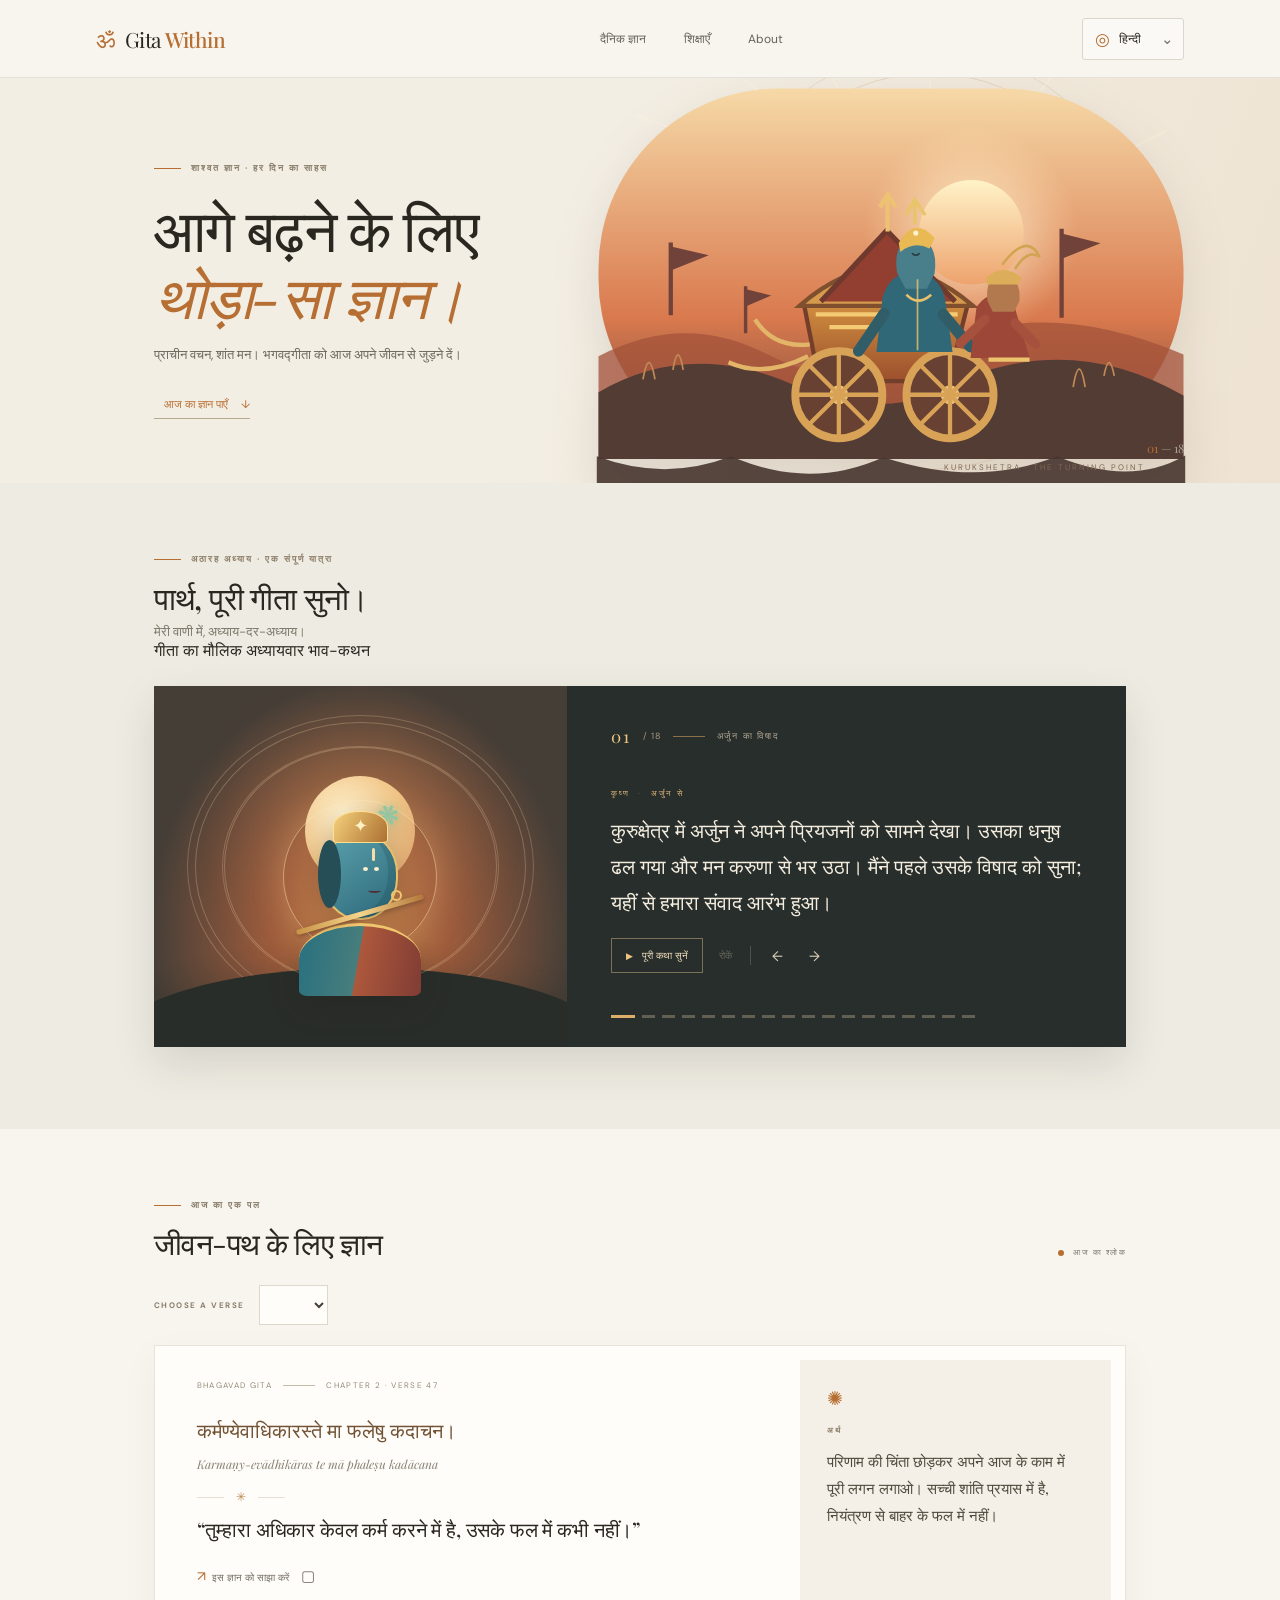
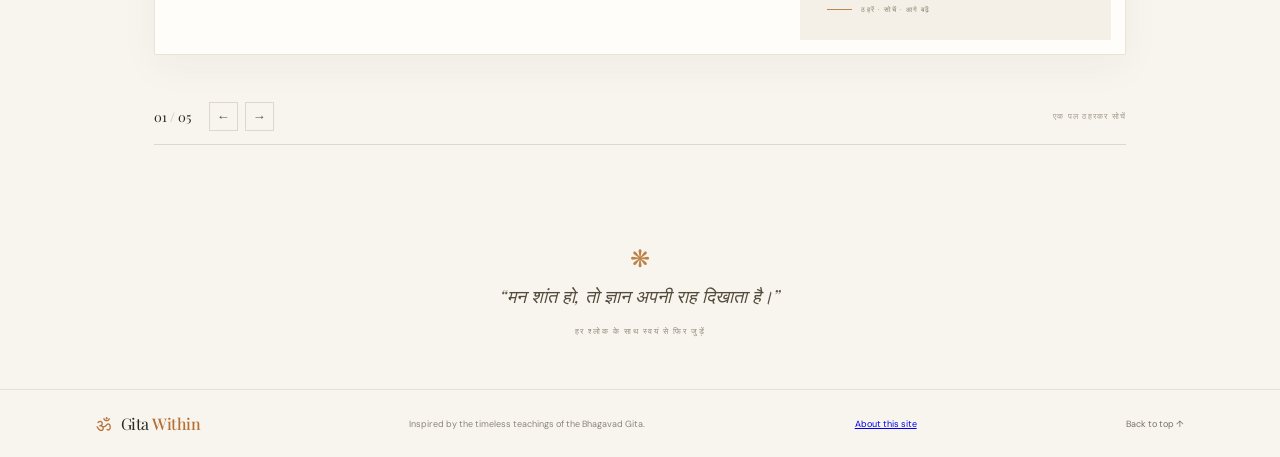
<file: index.html>
<!doctype html>
<html lang="en">
<head>
  <meta charset="utf-8">
  <meta name="viewport" content="width=device-width, initial-scale=1">
  <meta name="theme-color" content="#f8f4ec">
  <meta name="description" content="Find timeless Bhagavad Gita wisdom and its meaning in five Indian languages.">
  <title>Gita Within — Wisdom for your day</title>
  <link rel="preconnect" href="https://fonts.googleapis.com">
  <link rel="preconnect" href="https://fonts.gstatic.com" crossorigin>
  <link href="https://fonts.googleapis.com/css2?family=DM+Sans:wght@400;500;600;700&family=Playfair+Display:wght@500;600;700&display=swap" rel="stylesheet">
  <link rel="stylesheet" href="styles.css">
  <link rel="stylesheet" href="story.css">
</head>
<body>
  <header class="topbar">
    <a class="brand" href="#home" aria-label="Gita Within home"><span class="brand-mark">ॐ</span><span>Gita <b>Within</b></span></a>
    <nav aria-label="Main navigation"><a id="nav-wisdom" href="#wisdom">Daily wisdom</a><a id="nav-teachings" href="#teachings">Teachings</a><a href="about.html">About</a></nav>
    <label class="language-control"><span class="globe" aria-hidden="true">◎</span><span class="sr-only">Choose language</span><select id="language-select" aria-label="Choose your language"><option value="hi">हिन्दी</option><option value="bn">বাংলা</option><option value="ta">தமிழ்</option><option value="te">తెలుగు</option><option value="mr">मराठी</option></select><span class="chevron">⌄</span></label>
  </header>
  <main id="home">
    <section class="hero" aria-labelledby="hero-title">
      <div class="hero-copy"><div class="eyebrow"><span class="eyebrow-line"></span><span id="hero-eyebrow">TIMELESS WISDOM · EVERYDAY COURAGE</span></div><h1 id="hero-title">A little wisdom<br>for the <em>way forward.</em></h1><p id="hero-description">Ancient words. A clearer mind. Let the Bhagavad Gita meet you wherever you are today.</p><a class="hero-link" href="#wisdom"><span id="hero-cta">Find today’s wisdom</span> <span>↓</span></a></div>
      <div class="hero-art" aria-hidden="true">
        <svg class="battle-scene" viewBox="0 0 760 520" role="img" aria-label="An illustrated scene of Krishna guiding Arjuna's chariot on the battlefield">
          <defs><linearGradient id="sky" x2="0" y2="1"><stop stop-color="#f6d9a7"/><stop offset=".62" stop-color="#d9794e"/><stop offset="1" stop-color="#664339"/></linearGradient><linearGradient id="sunrise" x2="0" y2="1"><stop stop-color="#fff3c8"/><stop offset="1" stop-color="#eea36e"/></linearGradient><linearGradient id="cloth" x2="0" y2="1"><stop stop-color="#e2a345"/><stop offset="1" stop-color="#9c502d"/></linearGradient><radialGradient id="glow"><stop stop-color="#fff8dd" stop-opacity=".85"/><stop offset="1" stop-color="#ffe7bc" stop-opacity="0"/></radialGradient></defs>
          <circle cx="425" cy="235" r="218" fill="none" stroke="#bc8653" stroke-opacity=".25"/><circle cx="425" cy="235" r="245" fill="none" stroke="#bc8653" stroke-opacity=".22"/>
          <path class="rays" d="M426 190 80 66m349 141L185 5m250 212L296 0m138 220L424 0m7 212L568 20m-137 204L702 84" stroke="#fff1d5" stroke-opacity=".32" stroke-width="2"/>
          <rect x="38" y="35" width="684" height="433" rx="210" fill="url(#sky)"/><circle cx="474" cy="203" r="125" fill="url(#glow)"/><circle cx="474" cy="203" r="61" fill="url(#sunrise)"/>
          <path d="M38 348q100-53 198-2t190-7q129-64 296 7v122H38z" fill="#a5533a" opacity=".76"/><path d="M38 390q105-61 225-10t208-8q128-49 251 22v74H38z" fill="#533c34"/>
          <g class="distant-flags" fill="#70423a"><path d="M120 300v-85h5v85zm4-80 43 10-43 17zm453 83v-104h5v104zm5-98 43 11-43 17zM208 321v-55h4v55zm4-51 28 7-28 12z"/><path d="M90 375q7-39 14 0m21-11q6-35 12 0m456 20q7-42 14 0m22-13q6-31 12 0" stroke="#c08a57" stroke-width="2" fill="none"/></g>
          <!-- chariot -->
          <g class="chariot">
            <path d="M278 286q87-63 192 0l-23 91H296z" fill="url(#cloth)" stroke="#733e2a" stroke-width="5"/><path d="M273 289q100-88 203 0z" fill="#d69a4d" stroke="#80502e" stroke-width="5"/><path d="m298 284 77-83 80 83" fill="#923f31" stroke="#6f392e" stroke-width="6"/><path d="M376 202v-40m-9 12 9-15 10 15" stroke="#edc273" stroke-width="5" fill="none"/><path d="M292 299h166m-150 15h134" stroke="#f4cb74" stroke-width="5"/>
            <circle cx="319" cy="393" r="51" fill="#684133" stroke="#d9a357" stroke-width="9"/><circle cx="319" cy="393" r="11" fill="#e9c178"/><path d="M319 345v96m-48-48h96m-82-34 68 68m0-68-68 68" stroke="#d9a357" stroke-width="5"/>
            <circle cx="449" cy="393" r="51" fill="#684133" stroke="#d9a357" stroke-width="9"/><circle cx="449" cy="393" r="11" fill="#e9c178"/><path d="M449 345v96m-48-48h96m-82-34 68 68m0-68-68 68" stroke="#d9a357" stroke-width="5"/>
            <path d="M285 334q-42 5-64-29m62 43q-52 26-93 7" fill="none" stroke="#e3b568" stroke-width="5"/>
          </g>
          <!-- Krishna, the charioteer -->
          <g class="krishna-figure">
            <path d="M370 280q8-29 35-31 31 2 38 31l9 63h-89z" fill="#316877"/><path d="m372 298-30 44m99-43 32 38" stroke="#315d68" stroke-width="13" stroke-linecap="round"/><path d="M387 250q-5-37 20-41 29 3 24 42l-9 18h-25z" fill="#487f8a"/><path d="M389 216q18-33 42-6l-6 12q-18-9-34 4z" fill="#e9b954"/><circle cx="409" cy="204" r="3" fill="#fff2ce"/><path d="M408 194v-27m-11 16 11-18 12 18" fill="none" stroke="#e8c56b" stroke-width="4"/>
            <path d="M398 276q13 14 29 0" fill="none" stroke="#e8bf6b" stroke-width="3"/><path d="M411 258v83" stroke="#e8c56b" stroke-width="2" opacity=".8"/><path class="krishna-mouth" d="M405 228q4 4 8 0" fill="none" stroke="#263e40" stroke-width="1.7" stroke-linecap="round"/>
          </g>
          <!-- Arjuna listening -->
          <g class="arjuna-figure"><path d="M480 290q19-25 43-5l19 65h-69z" fill="#9c4737"/><path d="m490 305-29 28m64-24 24 25" stroke="#a5513e" stroke-width="11" stroke-linecap="round"/><path d="M493 284q-4-29 17-32 23 3 20 32l-6 12h-25z" fill="#b2784e"/><path d="M491 256q20-18 42 0l-4 8h-37z" fill="#ddae59"/><path d="M494 352h48" stroke="#edc36d" stroke-width="5"/><path d="M510 241q29-39 44-9-14-10-29 14" fill="none" stroke="#d0a451" stroke-width="3"/></g>
          <path d="M36 465q80 30 157 0 92 40 178 1 111 36 203-1 86 36 150-1v34H36z" fill="#47362f" opacity=".9"/>
        </svg>
        <div class="art-caption">KURUKSHETRA · THE TURNING POINT</div>
      </div>
      <div class="hero-number" aria-hidden="true">01 <span>— 18</span></div>
    </section>
    <section class="story-section" id="krishna-story" aria-labelledby="story-title">
      <div class="story-heading"><div class="eyebrow"><span class="eyebrow-line"></span><span id="story-eyebrow">A STORY FROM THE BATTLEFIELD</span></div><h2 id="story-title">Let me tell you, Arjuna.</h2><p id="story-intro">In my own voice, a moment at a time.</p><span id="story-adapted" class="story-adapted">AN ADAPTED RETELLING INSPIRED BY THE GITA</span></div>
      <div class="story-card">
        <div class="story-art" aria-hidden="true"><div class="story-orbit orbit-a"></div><div class="story-orbit orbit-b"></div><div class="story-sun"></div><div class="krishna-avatar"><span class="avatar-aura"></span><span class="avatar-peacock">❋</span><span class="avatar-crown">✦</span><span class="avatar-face"><i class="avatar-eye"></i><b class="avatar-tilak"></b><i class="avatar-mouth"></i><i class="avatar-earring"></i></span><span class="avatar-shoulders"></span><span class="avatar-flute"></span></div><div class="story-land"></div><span class="story-chariot-mark">❋</span></div>
        <div class="story-content"><div class="story-step"><span id="story-step-count">01</span><span id="story-total" class="story-total">/ 18</span><span class="story-step-line"></span><span id="story-chapter">BEFORE THE BATTLE</span></div><div id="story-speaker" class="story-speaker">KRISHNA <span>·</span> TO ARJUNA</div><p id="story-text" class="story-text"></p><div class="story-controls"><button id="story-play" type="button"><span id="story-play-icon" aria-hidden="true">▶</span><span id="story-play-label">Listen to Krishna</span></button><button id="story-stop" type="button" disabled>Stop</button><span class="story-control-divider"></span><button id="story-prev" type="button" aria-label="Previous story chapter">←</button><button id="story-next" type="button" aria-label="Next story chapter">→</button></div><span id="voice-status" class="voice-status" aria-live="polite"></span><div class="story-progress" id="story-progress" aria-label="Story progress"></div></div>
      </div>
    </section>
    <section id="wisdom" class="daily-section">
      <div class="section-heading"><div><div class="eyebrow"><span class="eyebrow-line"></span><span id="daily-eyebrow">YOUR DAILY PAUSE</span></div><h2 id="daily-title">Five verses for today</h2></div><div class="date-chip"><span class="date-dot"></span><span id="today-label">TODAY · 5 VERSES</span></div></div>
      <label class="quote-picker"><span id="quote-picker-label">CHOOSE A VERSE</span><select id="quote-selector" aria-label="Choose a Bhagavad Gita verse"></select></label>
      <article class="quote-card" aria-live="polite">
        <div class="quote-left"><div class="chapter-label"><span>BHAGAVAD GITA</span><span class="chapter-rule"></span><span id="verse-ref">CHAPTER 2 · VERSE 47</span></div><div class="sanskrit" id="sanskrit-text" lang="sa"></div><div class="transliteration" id="transliteration"></div><div class="quote-divider"><span>✳</span></div><blockquote id="quote-text"></blockquote><div class="quote-actions"><button id="share-button" class="share-button" type="button"><span aria-hidden="true">↗</span><span id="share-label">Share this wisdom</span></button><button id="copy-button" class="copy-button" type="button" aria-label="Copy quote" title="Copy quote">▢</button><span id="copy-status" class="sr-only" aria-live="polite"></span></div></div>
        <aside class="meaning-panel"><span class="meaning-icon" aria-hidden="true">✺</span><div class="meaning-label" id="meaning-label">THE MEANING</div><p id="meaning-text"></p><div class="meaning-foot"><span class="foot-rule"></span><span>REFLECT · RESET · RISE</span></div></aside>
      </article>
      <div id="daily-quotes-grid" class="daily-quotes-grid" aria-label="Today’s five Bhagavad Gita verses"></div>
      <div class="quote-navigation"><span id="verse-count">01 <i>/</i> 05</span><div class="nav-buttons"><button id="prev-button" type="button" aria-label="Previous verse">←</button><button id="next-button" type="button" aria-label="Next verse">→</button></div><span class="nav-hint">TAKE A MOMENT TO REFLECT</span></div>
    </section>
    <section id="teachings" class="closing"><div class="closing-symbol" aria-hidden="true">❋</div><p id="closing-quote">“When the mind is still, wisdom finds its voice.”</p><span id="closing-caption">RETURN TO YOURSELF, ONE VERSE AT A TIME</span></section>
  </main>
  <footer><a class="brand footer-brand" href="#home"><span class="brand-mark">ॐ</span><span>Gita <b>Within</b></span></a><span>Inspired by the timeless teachings of the Bhagavad Gita.</span><a href="about.html">About this site</a><a href="#home">Back to top ↑</a></footer>
  <script src="app.js"></script>
  <script src="story.js"></script>
  <script src="gita-full.js"></script>
  <script src="daily.js"></script>
</body>
</html>
</file>
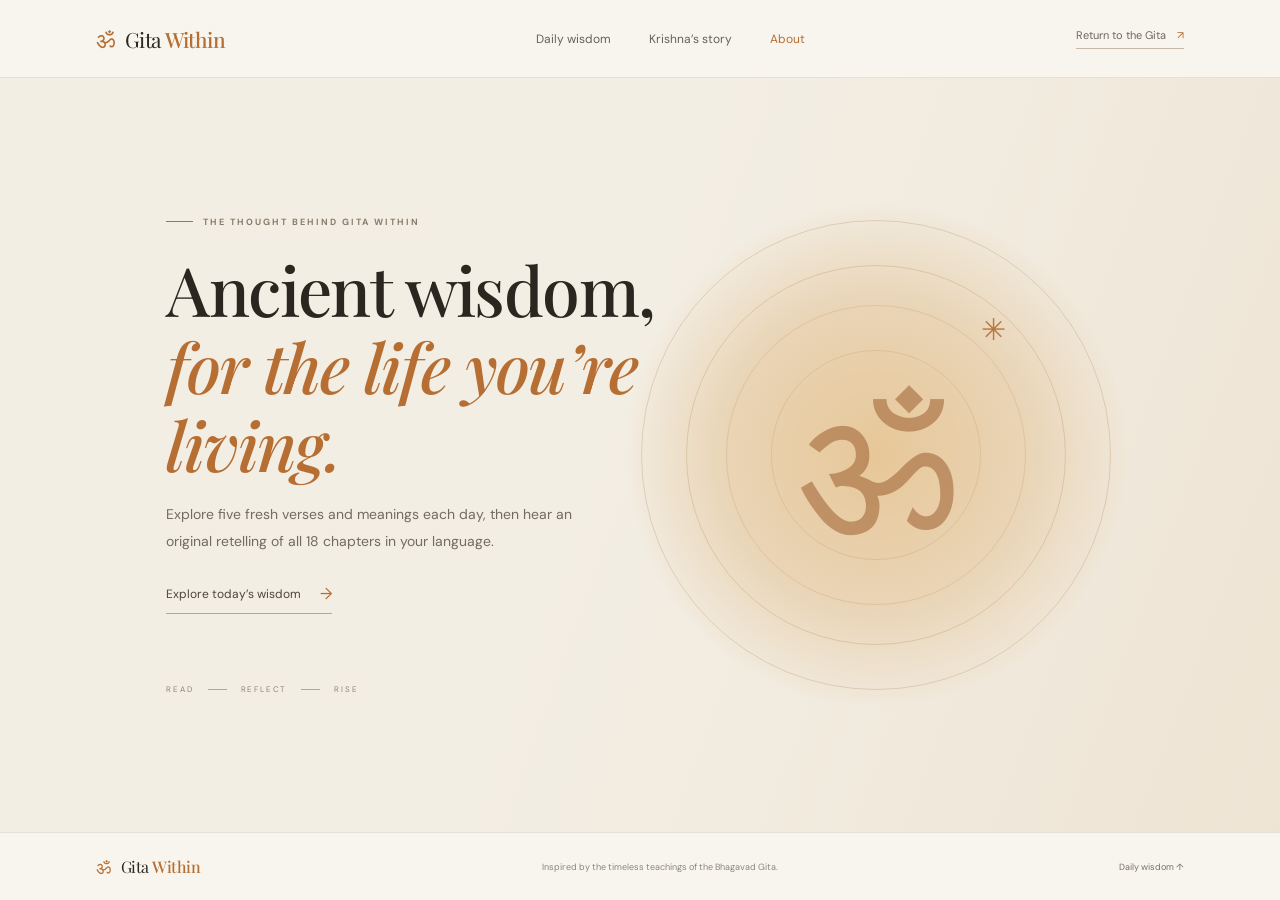
<file: about.html>
<!doctype html>
<html lang="en">
<head>
  <meta charset="utf-8">
  <meta name="viewport" content="width=device-width, initial-scale=1">
  <meta name="theme-color" content="#f8f4ec">
  <meta name="description" content="About Gita Within, a quiet place for Bhagavad Gita wisdom in five Indian languages.">
  <title>About — Gita Within</title>
  <link rel="preconnect" href="https://fonts.googleapis.com">
  <link rel="preconnect" href="https://fonts.gstatic.com" crossorigin>
  <link href="https://fonts.googleapis.com/css2?family=DM+Sans:wght@400;500;600;700&family=Playfair+Display:wght@500;600;700&display=swap" rel="stylesheet">
  <link rel="stylesheet" href="styles.css">
  <link rel="stylesheet" href="story.css">
  <link rel="stylesheet" href="about.css">
</head>
<body class="about-page">
  <header class="topbar">
    <a class="brand" href="index.html" aria-label="Gita Within home"><span class="brand-mark">ॐ</span><span>Gita <b>Within</b></span></a>
    <nav aria-label="Main navigation"><a href="index.html#wisdom">Daily wisdom</a><a href="index.html#krishna-story">Krishna’s story</a><a class="current-page" href="about.html" aria-current="page">About</a></nav>
    <a class="about-home-link" href="index.html">Return to the Gita <span aria-hidden="true">↗</span></a>
  </header>
  <main class="about-main">
    <div class="about-art" aria-hidden="true"><div class="about-art-ring ring-one"></div><div class="about-art-ring ring-two"></div><span>ॐ</span><i>✳</i></div>
    <section class="about-copy" aria-labelledby="about-title">
      <div class="eyebrow"><span class="eyebrow-line"></span>THE THOUGHT BEHIND GITA WITHIN</div>
      <h1 id="about-title">Ancient wisdom,<br><em>for the life you’re living.</em></h1>
      <p>Explore five fresh verses and meanings each day, then hear an original retelling of all 18 chapters in your language.</p>
      <a class="about-cta" href="index.html#wisdom">Explore today’s wisdom <span aria-hidden="true">→</span></a>
      <div class="about-values"><span>READ</span><i></i><span>REFLECT</span><i></i><span>RISE</span></div>
    </section>
  </main>
  <footer><a class="brand footer-brand" href="index.html"><span class="brand-mark">ॐ</span><span>Gita <b>Within</b></span></a><span>Inspired by the timeless teachings of the Bhagavad Gita.</span><a href="index.html#wisdom">Daily wisdom ↑</a></footer>
</body>
</html>
</file>
<file: styles.css>
:root{--paper:#f8f5ef;--ink:#29271f;--muted:#77746c;--saffron:#b66e32;--line:#ded8cc;--serif:'Playfair Display',Georgia,serif;--sans:'DM Sans',Arial,sans-serif}*{box-sizing:border-box}html{scroll-behavior:smooth}body{margin:0;background:var(--paper);color:var(--ink);font-family:var(--sans);-webkit-font-smoothing:antialiased}.topbar{height:78px;border-bottom:1px solid rgba(54,48,37,.1);padding:0 7.5%;display:flex;align-items:center;justify-content:space-between}.brand{display:flex;align-items:center;gap:10px;color:var(--ink);text-decoration:none;font-family:var(--serif);font-size:21px;letter-spacing:-.5px}.brand b{font-weight:500;color:var(--saffron)}.brand-mark{font-size:23px;color:var(--saffron)}nav{display:flex;gap:38px;margin-left:75px}nav a,.footer-brand+a{font-size:12px;color:#656158;text-decoration:none}nav a:hover,.footer-brand+a:hover{color:var(--saffron)}.language-control{display:flex;align-items:center;gap:9px;border:1px solid #dcd6ca;background:#fbf9f5;padding:9px 12px;border-radius:3px;color:var(--saffron);position:relative}.language-control select{appearance:none;border:0;outline:0;background:transparent;color:var(--ink);font:500 12px var(--sans);padding-right:16px;cursor:pointer}.chevron{position:absolute;right:9px;pointer-events:none;font-size:15px;color:var(--muted)}.globe{font-size:17px}.hero{position:relative;min-height:405px;padding:78px 12% 64px;display:flex;align-items:center;overflow:hidden;background:#f3eee4}.hero-copy{position:relative;z-index:2;max-width:470px}.eyebrow{font-size:9px;letter-spacing:2px;font-weight:700;color:#897d69;display:flex;align-items:center;gap:10px}.eyebrow-line{height:1px;width:27px;background:var(--saffron)}h1{font:500 clamp(40px,5vw,59px)/1.14 var(--serif);letter-spacing:-1.6px;margin:20px 0 14px}h1 em{color:var(--saffron);font-weight:500}.hero-copy>p{font-size:13px;line-height:1.85;color:#6b685f;max-width:375px;margin:0 0 25px}.hero-link{font-size:11px;color:var(--ink);text-decoration:none;border-bottom:1px solid #b7a990;padding-bottom:7px}.hero-link span{color:var(--saffron);margin-left:10px}.hero-art{position:absolute;width:390px;height:390px;right:14%;top:8px}.sun{position:absolute;width:205px;height:205px;border-radius:50%;background:#e6cba5;right:75px;top:68px}.circle{position:absolute;border:1px solid rgba(166,117,60,.34);border-radius:50%}.circle-one{width:295px;height:295px;right:30px;top:23px}.circle-two{width:350px;height:350px;right:3px;top:-5px}.lotus{position:absolute;right:135px;top:122px;font-size:95px;color:#a96836;opacity:.86}.art-caption{position:absolute;right:76px;bottom:23px;font-size:8px;letter-spacing:2px;color:#8c806e}.hero-number{position:absolute;right:7.5%;bottom:27px;font:12px var(--serif);color:var(--saffron)}.hero-number span{color:#aaa292}.daily-section{padding:70px 12% 60px}.section-heading{display:flex;justify-content:space-between;align-items:end;margin-bottom:26px}.section-heading h2{font:500 30px var(--serif);letter-spacing:-.5px;margin:12px 0 0}.date-chip{display:flex;align-items:center;gap:9px;font-size:8px;letter-spacing:1.5px;color:#7a766d;margin-bottom:5px}.date-dot{width:6px;height:6px;background:var(--saffron);border-radius:50%}.quote-card{display:grid;grid-template-columns:1.55fr .78fr;background:#fffdf9;border:1px solid #e9e3d8;box-shadow:0 12px 38px rgba(54,43,26,.045);min-height:310px}.quote-left{padding:34px 42px 23px}.chapter-label{display:flex;align-items:center;gap:11px;color:#948a79;font-size:8px;letter-spacing:1.35px}.chapter-rule{height:1px;width:32px;background:#c7bca9}.sanskrit{font:20px/1.9 var(--serif);color:#725234;margin-top:21px}.transliteration{font:italic 12px/1.7 var(--serif);color:#888074;margin-top:5px}.quote-divider{display:flex;align-items:center;gap:12px;color:#bd8a54;font-size:12px;margin:15px 0 8px}.quote-divider:before,.quote-divider:after{content:"";width:27px;height:1px;background:#e7dfd3}blockquote{font:500 20px/1.55 var(--serif);letter-spacing:-.15px;margin:0;max-width:590px}.quote-actions{display:flex;align-items:center;gap:12px;margin-top:22px}.share-button,.copy-button{border:0;background:transparent;color:#746e63;font:10px var(--sans);padding:0;cursor:pointer}.share-button span:first-child{font-size:14px;color:var(--saffron);margin-right:6px}.copy-button{font-size:15px}.share-button:hover,.copy-button:hover{color:var(--saffron)}.meaning-panel{background:#f4f0e7;margin:14px 14px 14px 0;padding:26px 27px;display:flex;flex-direction:column;align-items:flex-start}.meaning-icon{color:var(--saffron);font-size:19px}.meaning-label{font-size:8px;letter-spacing:1.8px;color:#8a7d69;margin-top:14px;font-weight:700}.meaning-panel p{font:15px/1.8 var(--serif);color:#504a3e;margin:12px 0 auto}.meaning-foot{display:flex;align-items:center;gap:9px;font-size:7px;letter-spacing:1.2px;color:#8e826f;margin-top:20px}.foot-rule{width:25px;height:1px;background:#b88754}.quote-navigation{height:57px;display:flex;align-items:center;gap:18px;border-bottom:1px solid var(--line);color:#746e63;font-size:10px}.quote-navigation>span:first-child{font:13px var(--serif);color:var(--ink)}.quote-navigation i{font-style:normal;color:#b0a797}.nav-buttons{display:flex;gap:7px}.nav-buttons button{border:1px solid #ded7cb;background:transparent;width:29px;height:29px;color:#5f5a50;cursor:pointer}.nav-buttons button:hover{background:#eee7dc;color:var(--saffron)}.nav-hint{margin-left:auto;font-size:8px;letter-spacing:1.25px;color:#a39a8b}.closing{text-align:center;padding:38px 20px 50px}.closing-symbol{color:#bd8247;font-size:24px}.closing p{font:italic 18px var(--serif);color:#544b3d;margin:10px 0}.closing>span{font-size:8px;letter-spacing:1.6px;color:#978d7d}footer{min-height:68px;border-top:1px solid rgba(54,48,37,.1);padding:15px 7.5%;display:flex;align-items:center;justify-content:space-between;color:#8a857b;font-size:9px}.footer-brand{font-size:16px}.footer-brand .brand-mark{font-size:18px}footer>a:last-child{color:#777168;text-decoration:none}.sr-only{position:absolute;width:1px;height:1px;padding:0;margin:-1px;overflow:hidden;clip:rect(0,0,0,0);white-space:nowrap;border:0}
@media(max-width:800px){.hero{padding-left:8%;min-height:385px}.hero-art{right:-68px;opacity:.42}.hero-copy{max-width:440px}.daily-section{padding:58px 7% 44px}.topbar{padding:0 6%}.quote-card{grid-template-columns:1fr}.meaning-panel{margin:0 14px 14px;min-height:190px}.quote-left{padding:30px}.section-heading h2{font-size:26px}}@media(max-width:520px){.topbar{height:66px}.brand{font-size:18px}nav{display:none}.language-control{padding:8px}.hero{min-height:370px;padding:63px 7% 60px}.hero-art{right:-175px;top:10px;opacity:.25}.hero-number{right:7%;bottom:20px}.hero-copy>p{max-width:290px}.daily-section{padding:48px 5% 35px}.section-heading{align-items:flex-start;gap:15px}.section-heading h2{font-size:23px;line-height:1.2;max-width:245px}.date-chip{font-size:7px;white-space:nowrap;margin-top:5px}.quote-left{padding:25px 22px 22px}.chapter-label{font-size:7px;gap:8px}.sanskrit{font-size:18px}blockquote{font-size:18px}.meaning-panel{padding:23px;min-height:180px}.nav-hint{display:none}.quote-navigation{justify-content:space-between}.closing p{font-size:16px}footer{gap:12px;flex-wrap:wrap}footer>span{order:3;width:100%;text-align:center}}
</file>
<file: story.css>
.hero-art{width:min(54vw,650px);height:auto;aspect-ratio:760/520;right:5%;top:50%;transform:translateY(-50%);opacity:1}.battle-scene{display:block;width:100%;height:100%;overflow:visible;filter:drop-shadow(0 18px 24px rgba(70,49,34,.12))}.rays{transform-origin:474px 203px;animation:ray-turn 70s linear infinite}.chariot{animation:chariot-sway 5s ease-in-out infinite}.krishna-figure{animation:figure-breathe 4s ease-in-out infinite}.art-caption{right:11%;bottom:7%;color:#7f6754}.hero{background:linear-gradient(110deg,#f3eee4 0%,#f3eee4 44%,#eee3d2 100%)}
.story-section{padding:70px 12% 82px;background:#eeebe2}.story-heading{margin-bottom:25px}.story-heading h2{font:500 31px var(--serif);letter-spacing:-.6px;margin:11px 0 5px}.story-heading>p{font:13px var(--sans);color:#7e786c;margin:0}.story-card{display:grid;grid-template-columns:.85fr 1.15fr;min-height:335px;background:#272e2b;box-shadow:0 17px 40px rgba(45,39,30,.12);overflow:hidden}.story-art{position:relative;min-height:335px;overflow:hidden;background:radial-gradient(ellipse at 50% 68%,#d28a4d 0%,#9e5c3d 30%,#453e37 72%);display:grid;place-items:center}.story-art:before,.story-art:after{content:"";position:absolute;inset:10%;border:1px solid rgba(255,225,178,.26);border-radius:50%;animation:story-orbit 22s linear infinite}.story-art:after{inset:17%;animation-direction:reverse;animation-duration:29s}.story-orbit{position:absolute;border:1px solid rgba(255,225,178,.23);border-radius:50%;width:84%;height:84%}.orbit-a{animation:story-orbit 35s linear infinite}.orbit-b{width:67%;height:67%;animation:story-orbit 28s linear infinite reverse}.story-sun{position:absolute;top:25%;left:calc(50% - 55px);width:110px;height:110px;border-radius:50%;background:radial-gradient(circle at 35% 35%,#fff2cf 0,#f1c587 55%,#db9963 100%);box-shadow:0 0 80px 35px rgba(247,186,109,.2);animation:sun-breathe 6s ease-in-out infinite}.story-om{z-index:2;color:rgba(81,53,43,.84);font:84px var(--serif);text-shadow:0 2px 14px rgba(255,242,207,.2);margin-top:35px}.story-land{position:absolute;bottom:-20%;left:-10%;width:120%;height:42%;border-radius:50% 50% 0 0;background:#292d29;box-shadow:0 -5px 24px rgba(39,45,39,.2)}.story-chariot-mark{position:absolute;z-index:2;bottom:19%;font-size:22px;color:#e6bb74;animation:figure-breathe 5s ease-in-out infinite}.story-content{padding:39px 44px 29px;color:#f7f0e3;display:flex;flex-direction:column;align-items:flex-start}.story-step{width:100%;display:flex;align-items:center;gap:12px;color:#d4aa6e;font-size:9px;letter-spacing:1.8px}.story-step>span:first-child{font:17px var(--serif);color:#efc681}.story-step-line{width:32px;height:1px;background:#8c7049}.story-step>span:last-child{color:#b3a897}.story-speaker{font-size:8px;letter-spacing:1.8px;color:#dcb679;margin-top:41px}.story-speaker span{color:#796b56;margin:0 5px}.story-text{font:20px/1.8 var(--serif);color:#f4eddf;margin:13px 0 18px;max-width:520px;transition:opacity .18s ease}.story-controls{display:flex;align-items:center;gap:12px;margin-top:auto}.story-controls button{background:transparent;border:0;color:#ddd1bc;cursor:pointer;font:14px var(--sans);padding:7px}.story-controls button:hover{color:#efc681}.story-controls #story-play{display:flex;align-items:center;gap:9px;border:1px solid rgba(234,201,147,.43);padding:10px 14px;color:#f3dfbd;font:10px var(--sans)}.story-controls #story-play span:first-child{font-size:9px;color:#efc681}.story-control-divider{height:19px;width:1px;background:rgba(237,221,195,.2);margin:0 2px}.story-progress{display:flex;gap:5px;margin-top:20px}.story-progress span{width:20px;height:2px;background:#625f53;transition:background .2s,width .2s}.story-progress span.active{width:34px;background:#dcae69}.story-section .eyebrow{color:#8f806a}
@keyframes ray-turn{to{transform:rotate(360deg)}}@keyframes chariot-sway{0%,100%{transform:translateY(0)}50%{transform:translateY(-3px)}}@keyframes figure-breathe{0%,100%{transform:translateY(0)}50%{transform:translateY(-2px)}}@keyframes story-orbit{to{transform:rotate(360deg)}}@keyframes sun-breathe{0%,100%{box-shadow:0 0 72px 27px rgba(247,186,109,.17)}50%{box-shadow:0 0 90px 37px rgba(247,186,109,.3)}}
@media(max-width:900px){.hero-art{width:58vw;right:-3%;opacity:.72}.story-section{padding:58px 7% 65px}.story-card{grid-template-columns:.75fr 1.25fr}.story-content{padding:33px 30px 25px}.story-text{font-size:18px}}
@media(max-width:650px){.hero-art{width:95vw;right:-38%;top:52%;opacity:.24}.art-caption{display:none}.hero-copy{z-index:2}.story-section{padding:48px 5% 52px}.story-heading h2{font-size:27px}.story-card{grid-template-columns:1fr}.story-art{min-height:195px}.story-sun{top:20%;width:91px;height:91px;left:calc(50% - 45px)}.story-om{font-size:62px;margin-top:22px}.story-chariot-mark{bottom:13%}.story-content{min-height:300px;padding:25px 23px}.story-speaker{margin-top:23px}.story-text{font-size:18px;line-height:1.7}}
@media(prefers-reduced-motion:reduce){*,*:before,*:after{scroll-behavior:auto!important;animation-duration:.01ms!important;animation-iteration-count:1!important;transition-duration:.01ms!important}}
.story-controls #story-stop{font:10px var(--sans);color:#c9bcaa;padding:8px 4px}.story-controls #story-stop:disabled{opacity:.38;cursor:default}.voice-status{min-height:15px;margin-top:7px;color:#e1bd84;font:10px/1.45 var(--sans)}
.story-total{font:9px var(--sans);letter-spacing:1px;color:#a99c87}.story-progress{flex-wrap:wrap;max-width:455px;gap:7px}.story-progress span{width:13px;height:3px;cursor:pointer;transition:width .2s,background .2s,transform .2s}.story-progress span.active{width:24px}.story-progress span:hover,.story-progress span:focus-visible{background:#efc681;transform:scaleY(1.7);outline:0}.krishna-mouth{transform-box:view-box;transform-origin:409px 228px;transition:transform .1s}.speaking .krishna-mouth{animation:krishna-talk .2s ease-in-out infinite alternate}.speaking .story-sun{animation-duration:1.2s}.speaking .story-chariot-mark{animation-duration:.9s}@keyframes krishna-talk{from{transform:scaleY(.65)}to{transform:scaleY(2.4)}}
.quote-picker{display:flex;align-items:center;gap:14px;margin:-4px 0 20px;color:#8a7d69;font-size:8px;font-weight:700;letter-spacing:1.5px}.quote-picker select{max-width:min(570px,100%);border:1px solid #dfd7ca;background:#fffdf9;color:#464137;padding:10px 34px 10px 13px;font:12px var(--sans);letter-spacing:0;outline-color:#b66e32}.daily-quotes-grid{display:grid;grid-template-columns:repeat(3,minmax(0,1fr));gap:13px;margin:23px 0 10px}.daily-quote-card{min-width:0;min-height:205px;display:flex;flex-direction:column;align-items:flex-start;text-align:left;gap:10px;padding:19px 20px;background:#fffdf9;border:1px solid #e8e0d3;color:var(--ink);cursor:pointer;box-shadow:0 5px 17px rgba(54,43,26,.025);transition:transform .2s,border-color .2s,box-shadow .2s}.daily-quote-card:hover,.daily-quote-card:focus-visible{transform:translateY(-3px);border-color:#c79b68;box-shadow:0 12px 25px rgba(54,43,26,.08);outline:0}.daily-quote-card.selected{border-color:#b77a42;background:linear-gradient(145deg,#fffdf9,#f8f0e4)}.daily-card-top{width:100%;display:flex;align-items:center;gap:9px;color:#9a8b76;font-size:7px;letter-spacing:1.2px}.daily-card-top>span:first-child{font:15px var(--serif);color:#b66e32}.daily-card-quote{font:500 15px/1.65 var(--serif);color:#39352d}.daily-card-meaning-label{margin-top:auto;font-size:7px;letter-spacing:1.4px;color:#988b77;font-weight:700}.daily-card-meaning{font:12px/1.65 var(--serif);color:#6f685d}.daily-card-open{font:9px var(--sans);color:#a26939}.daily-card-open b{font-size:13px;font-weight:400;margin-left:5px}.daily-quote-card.selected .daily-card-open{color:#79441e}
@media(max-width:850px){.daily-quotes-grid{grid-template-columns:repeat(2,minmax(0,1fr))}.daily-quote-card{min-height:195px}}
@media(max-width:520px){.daily-quotes-grid{grid-template-columns:1fr;gap:9px}.daily-quote-card{min-height:0;padding:17px}.quote-picker{align-items:flex-start;flex-direction:column;gap:7px}.quote-picker select{width:100%;max-width:100%}.story-progress{max-width:100%}}
.krishna-avatar{position:absolute;z-index:3;width:156px;height:200px;left:calc(50% - 78px);bottom:14%;filter:drop-shadow(0 10px 14px rgba(35,28,25,.24));animation:krishna-bob 4s ease-in-out infinite}.avatar-aura{position:absolute;width:154px;height:154px;left:1px;top:4px;border:1px solid rgba(255,231,184,.48);border-radius:50%;box-shadow:0 0 32px rgba(255,215,153,.21)}.avatar-face{position:absolute;width:76px;height:87px;left:40px;top:37px;border-radius:46% 46% 48% 48%;background:linear-gradient(145deg,#5ba1ad,#2c6879);border:2px solid #e8bf6b;box-shadow:inset -8px -3px 0 rgba(31,71,82,.25);z-index:2}.avatar-face:before{content:"";position:absolute;left:-6px;top:5px;width:23px;height:68px;border-radius:50%;background:#254e56;z-index:-1}.avatar-eye{position:absolute;right:17px;top:32px;width:5px;height:4px;border-radius:50%;background:#fff0d0}.avatar-eye:after{content:"";position:absolute;right:11px;top:0;width:5px;height:4px;border-radius:50%;background:#fff0d0}.avatar-tilak{position:absolute;right:21px;top:13px;width:3px;height:13px;border-radius:4px;background:#f3ddaa}.avatar-mouth{position:absolute;right:15px;top:53px;width:13px;height:5px;border-bottom:2px solid #512f36;border-radius:50%;transform-origin:center;transition:height .1s}.avatar-earring{position:absolute;right:-6px;top:55px;width:11px;height:11px;border:2px solid #edc56f;border-radius:50%}.avatar-crown{position:absolute;z-index:3;left:51px;top:15px;width:55px;height:32px;border-radius:48% 48% 10% 10%;background:linear-gradient(120deg,#f5d17c,#ac7031);color:#fff0c6;text-align:center;font-size:18px;line-height:28px;border:1px solid #ffdf90}.avatar-peacock{position:absolute;z-index:3;left:95px;top:2px;color:#8ec6a5;font-size:27px;text-shadow:0 0 10px rgba(95,184,148,.6);transform:rotate(22deg)}.avatar-shoulders{position:absolute;left:17px;bottom:0;width:122px;height:73px;border-radius:55% 55% 8% 8%;background:linear-gradient(100deg,#287080,#477d7c 48%,#ad583c 49%,#803c34);border-top:3px solid #efc66e}.avatar-flute{position:absolute;z-index:4;left:12px;top:116px;width:132px;height:5px;transform:rotate(-16deg);border-radius:4px;background:linear-gradient(90deg,#c89246,#f5d58c,#b2783a);box-shadow:0 2px 4px rgba(27,20,18,.3)}.speaking .avatar-mouth{height:11px;border:2px solid #512f36;background:#3f272d;border-radius:45%}.speaking .avatar-face{animation:face-speak .32s ease-in-out infinite alternate}.speaking .avatar-aura{animation:story-aura 1.4s ease-in-out infinite alternate}.story-total{white-space:nowrap}@keyframes krishna-bob{0%,100%{transform:translateY(0)}50%{transform:translateY(-4px)}}@keyframes face-speak{from{transform:scaleY(1)}to{transform:scaleY(1.015)}}@keyframes story-aura{from{box-shadow:0 0 24px rgba(255,215,153,.16)}to{box-shadow:0 0 44px rgba(255,215,153,.42)}}
@media(max-width:650px){.krishna-avatar{scale:.74;bottom:1%}}
</file>
<file: about.css>
.about-page{min-height:100vh;display:flex;flex-direction:column}.about-page nav{margin-left:40px}.current-page{color:var(--saffron)}.about-home-link{font-size:11px;color:#6e675c;text-decoration:none;border-bottom:1px solid #c5b8a5;padding-bottom:6px}.about-home-link span{color:var(--saffron);margin-left:8px}.about-main{position:relative;isolation:isolate;overflow:hidden;flex:1;min-height:610px;display:flex;align-items:center;padding:72px 13%;background:linear-gradient(110deg,#f3eee4 0%,#f3eee4 48%,#eee4d4 100%)}.about-copy{z-index:1;max-width:570px}.about-copy h1{font-size:clamp(42px,5.8vw,68px);margin:22px 0 19px}.about-copy>p{font-size:14px;line-height:1.9;color:#716b60;max-width:430px;margin:0}.about-cta{display:inline-flex;align-items:center;gap:19px;margin-top:29px;text-decoration:none;color:#4d453a;font-size:12px;border-bottom:1px solid #b7a990;padding-bottom:9px}.about-cta span{font-size:16px;color:var(--saffron);transition:transform .2s}.about-cta:hover span{transform:translateX(4px)}.about-values{display:flex;align-items:center;gap:14px;margin-top:70px;color:#908471;font-size:8px;letter-spacing:1.8px}.about-values i{width:19px;height:1px;background:#c6a375}.about-art{position:absolute;z-index:-1;width:min(43vw,500px);aspect-ratio:1;border-radius:50%;right:12%;top:50%;transform:translateY(-50%);display:grid;place-items:center;background:radial-gradient(circle,#e7c798 0%,#e9d4b5 42%,rgba(233,212,181,0) 72%);color:#a66c3e}.about-art:before,.about-art:after{content:"";position:absolute;border:1px solid rgba(173,125,75,.26);border-radius:50%;inset:12%;animation:story-orbit 65s linear infinite}.about-art:after{inset:3%;animation-direction:reverse;animation-duration:88s}.about-art>span{font:clamp(105px,16vw,190px) var(--serif);opacity:.62}.about-art>i{position:absolute;font-style:normal;font-size:30px;top:21%;right:24%;color:#b87843;animation:sun-breathe 5s ease-in-out infinite}.about-art-ring{position:absolute;border:1px solid rgba(173,125,75,.2);border-radius:50%;inset:20%}.ring-two{inset:29%}
@media(max-width:800px){.about-page nav{margin-left:0;gap:20px}.about-main{padding:65px 8%;min-height:570px}.about-art{right:-8%;width:58vw;opacity:.5}.about-copy{max-width:490px}}
@media(max-width:600px){.about-page nav{display:none}.about-home-link{font-size:10px}.about-main{min-height:calc(100vh - 140px);padding:60px 7%;align-items:flex-start}.about-copy{margin-top:10vh}.about-copy h1{font-size:43px}.about-copy>p{font-size:13px;max-width:340px}.about-values{margin-top:55px}.about-art{width:100vw;right:-46%;top:49%;opacity:.28}}
.about-art{z-index:0}
</file>
